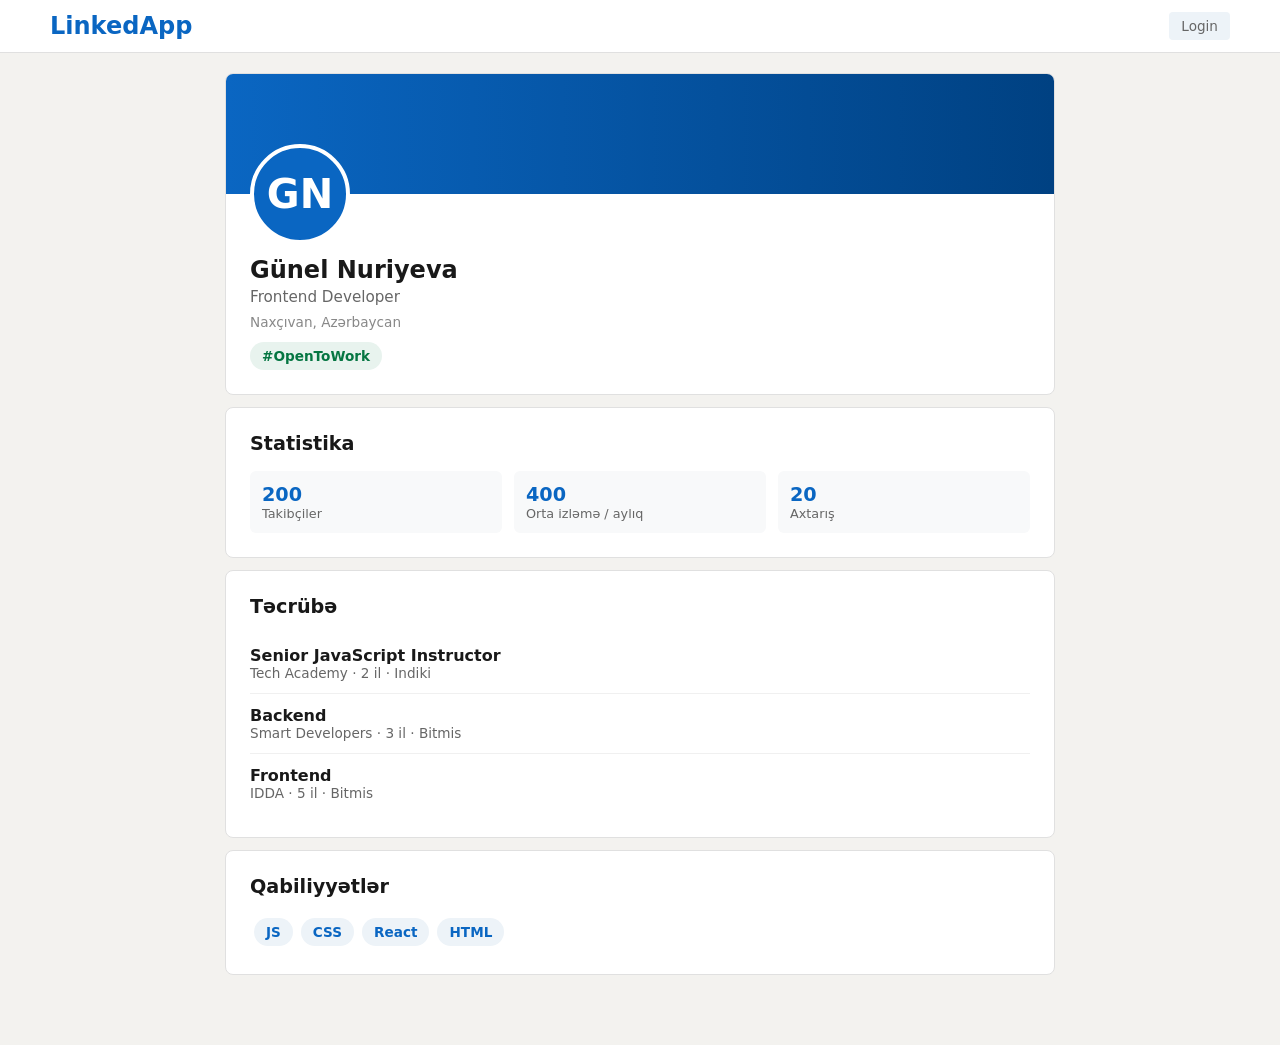
<file: layiheler/linkedin-project-full-with-css/index.html>
<!DOCTYPE html>
<html lang="en">

<head>
  <meta charset="UTF-8">
  <meta name="viewport" content="width=device-width, initial-scale=1.0">
  <title>LinkedIn</title>
  <style>
    /* BASE STYLES */
    * {
      box-sizing: border-box;
      margin: 0;
      padding: 0;
      font-family: -apple-system, system-ui, BlinkMacSystemFont, "Segoe UI", Roboto, "Helvetica Neue", sans-serif;
    }

    body {
      background-color: #f3f2ef;
      color: rgba(0, 0, 0, 0.9);
      padding-bottom: 50px;
    }

    /* NAVBAR */
    .navbar {
      background-color: #ffffff;
      height: 53px;
      border-bottom: 1px solid #e0e0e0;
      display: flex;
      align-items: center;
      justify-content: space-between;
      padding: 0 50px;
      position: sticky;
      top: 0;
      z-index: 100;
    }

    .logo {
      color: #0a66c2;
      font-weight: bold;
      font-size: 1.5rem;
    }

    .nav-search {
      background-color: #edf3f8;
      border-radius: 4px;
      padding: 6px 12px;
      font-size: 0.85rem;
      color: #666;
    }

    /* CONTAINER */
    .container {
      max-width: 850px;
      margin: 20px auto;
      padding: 0 10px;
    }

    .card {
      background-color: #ffffff;
      border-radius: 8px;
      border: 1px solid #e0e0e0;
      margin-bottom: 12px;
      overflow: hidden;
    }

    /* PROFILE CARD */
    .cover-photo {
      height: 120px;
      background: linear-gradient(90deg, #0a66c2, #004182);
    }

    .profile-header {
      padding: 0 24px 24px 24px;
      position: relative;
    }

    .avatar-circle {
      width: 100px;
      height: 100px;
      border-radius: 50%;
      background-color: #0a66c2;
      color: white;
      font-size: 2.5rem;
      font-weight: bold;
      display: flex;
      align-items: center;
      justify-content: center;
      border: 4px solid #ffffff;
      margin-top: -50px;
      margin-bottom: 12px;
    }

    .profile-name {
      font-size: 1.5rem;
      font-weight: 600;
    }

    .profile-headline {
      font-size: 0.95rem;
      color: #666;
      margin-top: 4px;
    }

    .profile-location {
      font-size: 0.85rem;
      color: #888;
      margin-top: 8px;
    }

    .badge-status {
      display: inline-block;
      margin-top: 12px;
      padding: 6px 12px;
      border-radius: 16px;
      font-size: 0.85rem;
      font-weight: 600;
    }

    .status-open {
      background-color: #e8f3ee;
      color: #057642;
    }

    .status-busy {
      background-color: #fce8e6;
      color: #c00;
    }

    /* SECTION CARDS */
    .card-body {
      padding: 24px;
    }

    .section-title {
      font-size: 1.2rem;
      font-weight: 600;
      margin-bottom: 16px;
      color: #181818;
    }

    /* ANALYTICS METRICS */
    .analytics-grid {
      display: grid;
      grid-template-columns: repeat(3, 1fr);
      gap: 12px;
    }

    .metric-box {
      background-color: #f8f9fa;
      padding: 12px;
      border-radius: 6px;
    }

    .metric-number {
      font-size: 1.2rem;
      font-weight: bold;
      color: #0a66c2;
    }

    .metric-label {
      font-size: 0.8rem;
      color: #666;
    }

    /* EXPERIENCE & SKILLS */
    .item-row {
      border-bottom: 1px solid #f0f0f0;
      padding: 12px 0;
    }

    .item-row:last-child {
      border-bottom: none;
    }

    .item-title {
      font-weight: 600;
      font-size: 1rem;
    }

    .item-subtitle {
      font-size: 0.85rem;
      color: #666;
    }

    .skill-pill {
      display: inline-block;
      background-color: #edf3f8;
      color: #0a66c2;
      padding: 6px 12px;
      border-radius: 16px;
      font-size: 0.85rem;
      font-weight: 600;
      margin: 4px;
    }
  </style>
  <script src="script.js"></script>
</head>

<body>

  <div class="navbar">
    <div class="logo">LinkedApp</div>
    <div class="nav-search">Login</div>

  </div>

  <div class="container">

    <div class="card">
      <div class="cover-photo"></div>
      <div class="profile-header">
        <script>
          // Module 1, Lesson 7: Object
          const profile = {
            firstName: "Günel",
            lastName: "Nuriyeva",
            headline: "Frontend Developer",
            location: "Naxçıvan, Azərbaycan",
            isOpenToWork: true,
            getInitials: function () {
              return this.firstName[0] + this.lastName[0];
            }
          };

          // Module 1, Lesson 4: Ternary Operator
          let statusBadge = profile.isOpenToWork
            ? `<span class="badge-status status-open">#OpenToWork</span>`
            : `<span class="badge-status status-busy">Currently Employed</span>`;

          document.write(`
            <div class="avatar-circle">${profile.getInitials()}</div>
            <div class="profile-name">${profile.firstName} ${profile.lastName}</div>
            <div class="profile-headline">${profile.headline}</div>
            <div class="profile-location">${profile.location}</div>
            ${statusBadge}
          `);
        </script>
      </div>
    </div>

    <div class="card">
      <div class="card-body">
        <h2 class="section-title">Statistika</h2>
        <div class="analytics-grid">
          <script>
            document.write(`
             <div class="metric-box">
               <div class="metric-number">${stats.takibciler}</div>
               <div class="metric-label">Takibçiler</div>
            </div>
            <div class="metric-box">
              <div class="metric-number">${stats.ortaIzleme}</div>
              <div class="metric-label">Orta izləmə / aylıq</div>
            </div>
            <div class="metric-box">
              <div class="metric-number">${stats.axtaris}</div>
              <div class="metric-label">Axtarış</div>
            </div>
            `)
          </script>
         
          
        </div>
      </div>
    </div>

    <div class="card">
      <div class="card-body">
        <h2 class="section-title">Təcrübə</h2>
        <script>
          tecrube.map(i => {
            document.write(`
             <div class="item-row">
              <div class="item-title">${i.vezife}</div>
              <div class="item-subtitle">${i.sirket} · ${i.muddet} · ${i.status}</div>
            </div>
            `)
          })
        </script>
      </div>
    </div>

    <div class="card">
      <div class="card-body">
        <h2 class="section-title">Qabiliyyətlər</h2>
        <div>
          <script>
            skills.map(i => {
              document.write(`<span class="skill-pill">${i}</span>`)
            })
          </script>
        
        </div>
      </div>
    </div>

  </div>

</body>

</html>
</file>
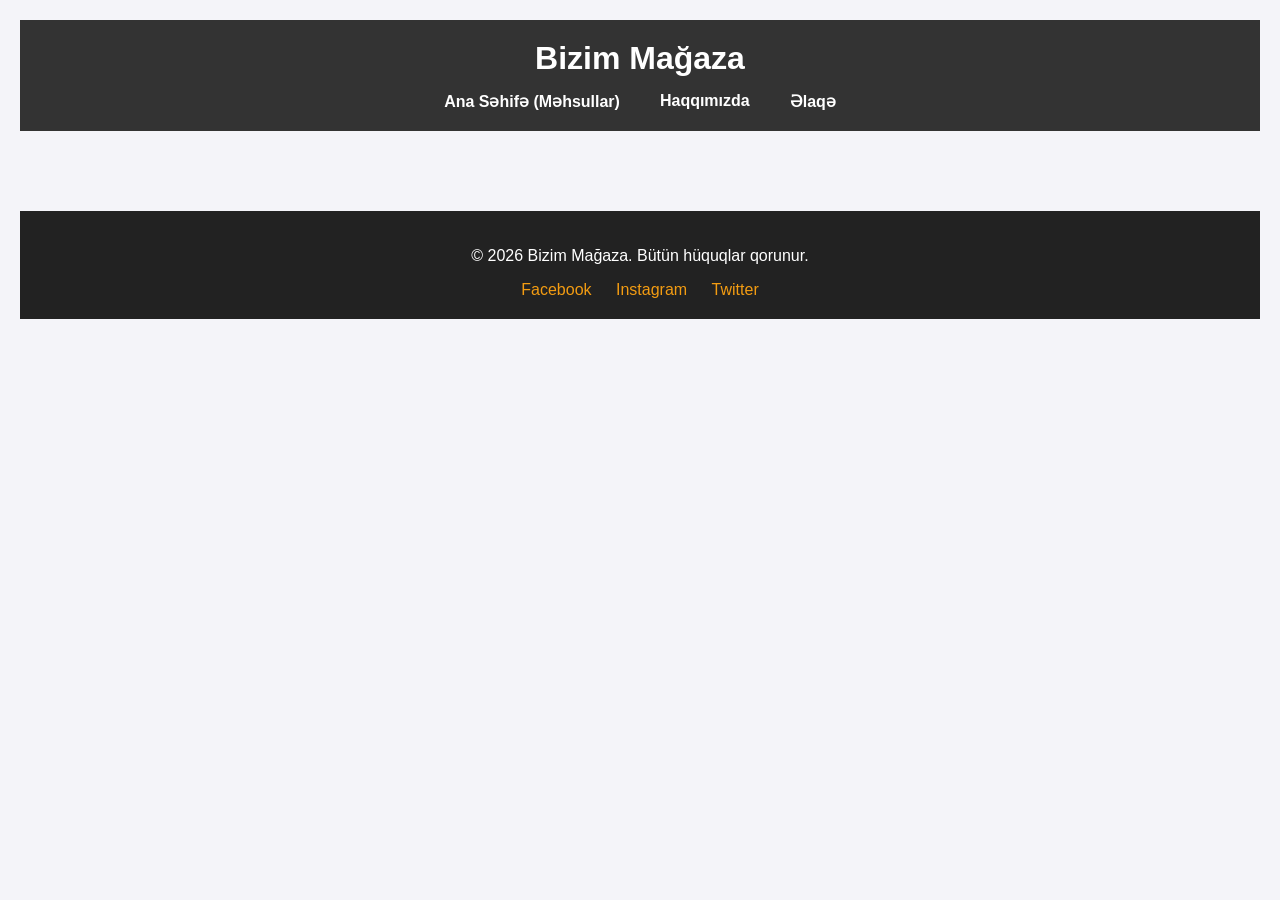
<file: layiheler/magaza-project-full/index.html>
<!DOCTYPE html>
<html lang="az">
<head>
    <meta charset="UTF-8">
    <meta name="viewport" content="width=device-width, initial-scale=1.0">
    <title>Ana Səhifə - Mağaza</title>
    <link rel="stylesheet" href="style.css">
</head>
<body>
    <div id="header-placeholder"></div>
    
    <main>
        <div id="məhsullar-qutusu" class="products-grid"></div>
    </main>

    <div id="footer-placeholder"></div>

    <script src="main.js"></script>
</body>
</html>
</file>
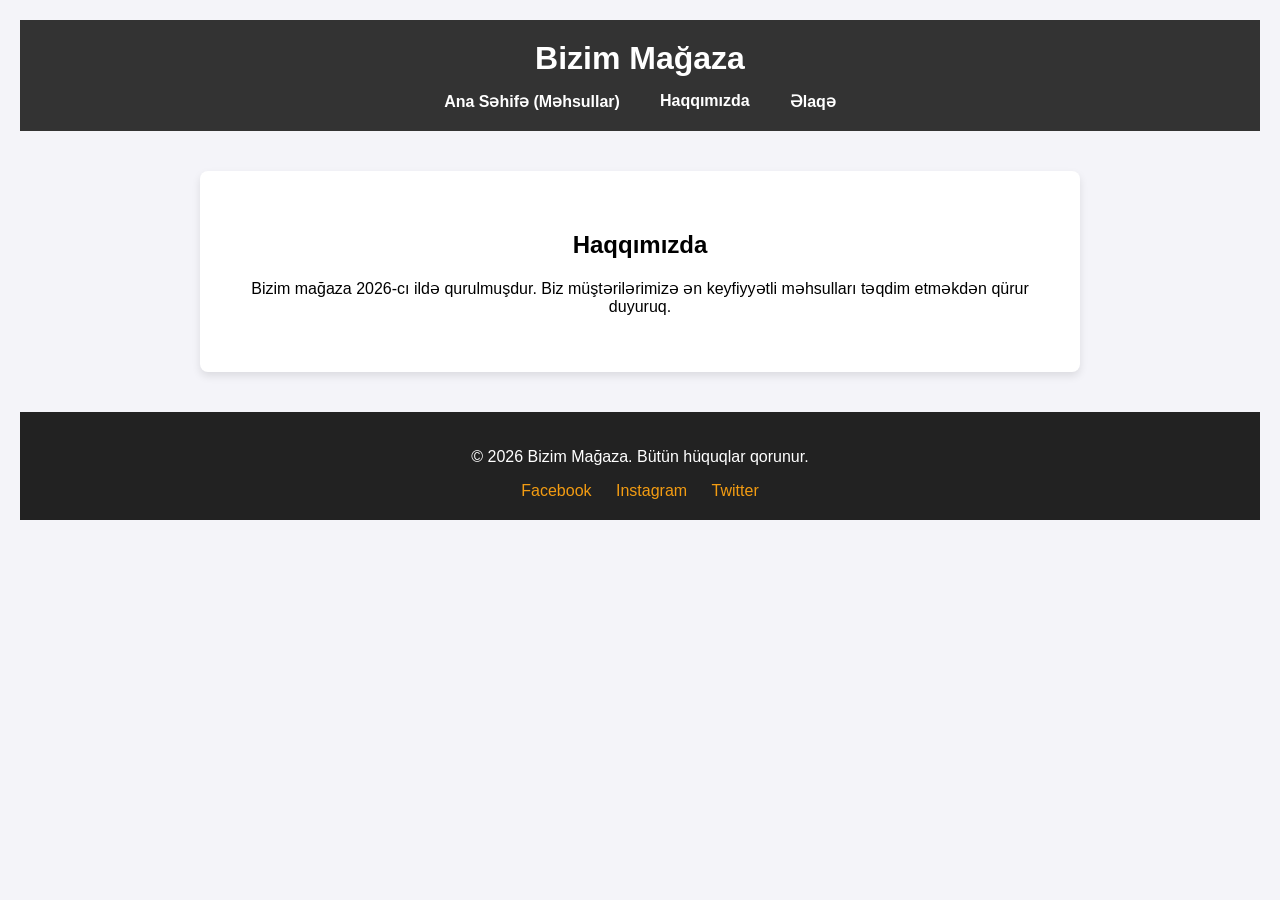
<file: layiheler/magaza-project-full/about.html>
<!DOCTYPE html>
<html lang="az">
<head>
    <meta charset="UTF-8">
    <meta name="viewport" content="width=device-width, initial-scale=1.0">
    <title>Haqqımızda - Mağaza</title>
    <link rel="stylesheet" href="style.css">
</head>
<body>
    <div id="header-placeholder"></div>
    
    <main class="page-content">
        <h2>Haqqımızda</h2>
        <p>Bizim mağaza 2026-cı ildə qurulmuşdur. Biz müştərilərimizə ən keyfiyyətli məhsulları təqdim etməkdən qürur duyuruq.</p>
    </main>

    <div id="footer-placeholder"></div>

    <script src="main.js"></script>
</body>
</html>
</file>
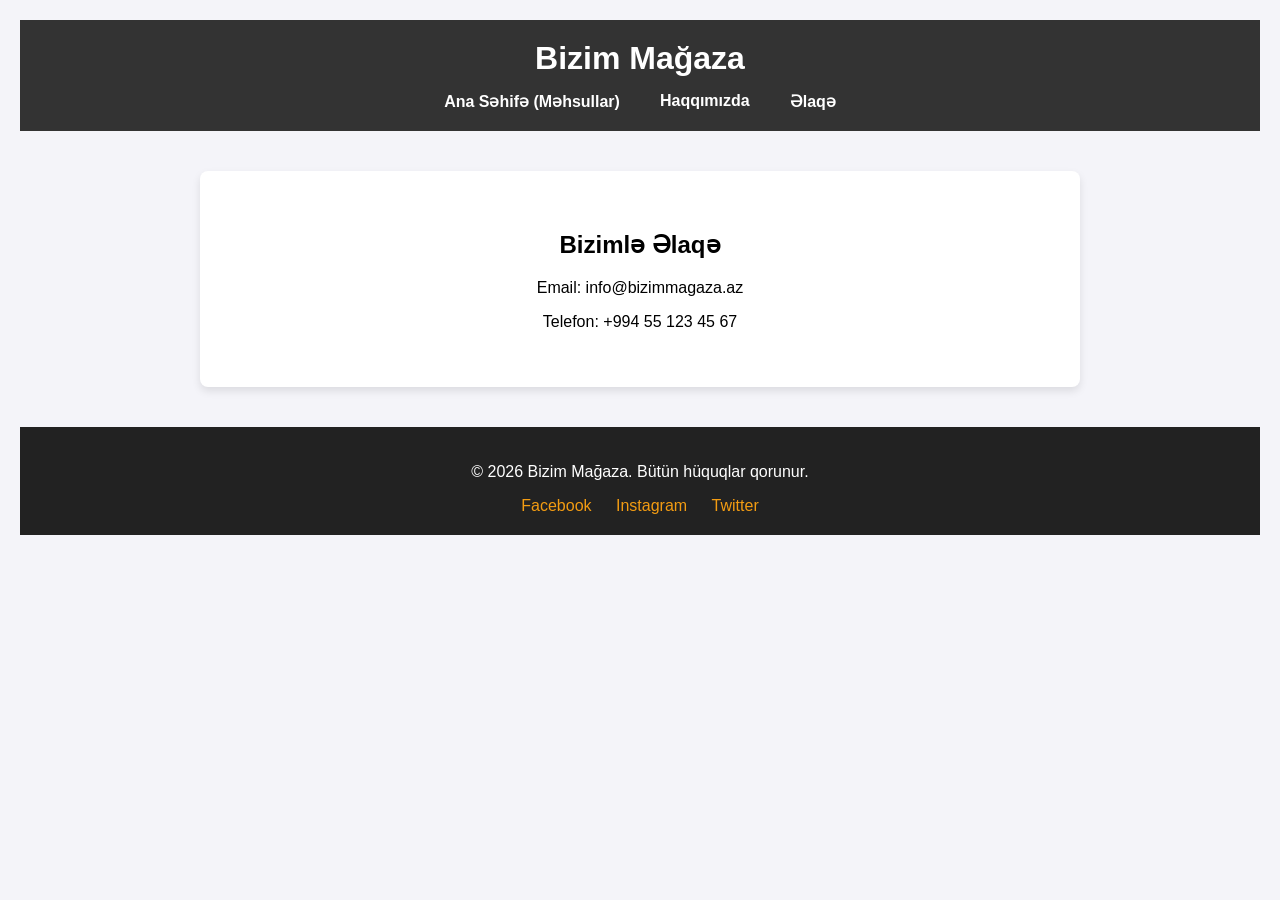
<file: layiheler/magaza-project-full/contact.html>
<!DOCTYPE html>
<html lang="az">
<head>
    <meta charset="UTF-8">
    <meta name="viewport" content="width=device-width, initial-scale=1.0">
    <title>Əlaqə - Mağaza</title>
    <link rel="stylesheet" href="style.css">
</head>
<body>
    <div id="header-placeholder"></div>
    
    <main class="page-content">
        <h2>Bizimlə Əlaqə</h2>
        <p>Email: info@bizimmagaza.az</p>
        <p>Telefon: +994 55 123 45 67</p>
    </main>

    <div id="footer-placeholder"></div>

    <script src="main.js"></script>
</body>
</html>
</file>
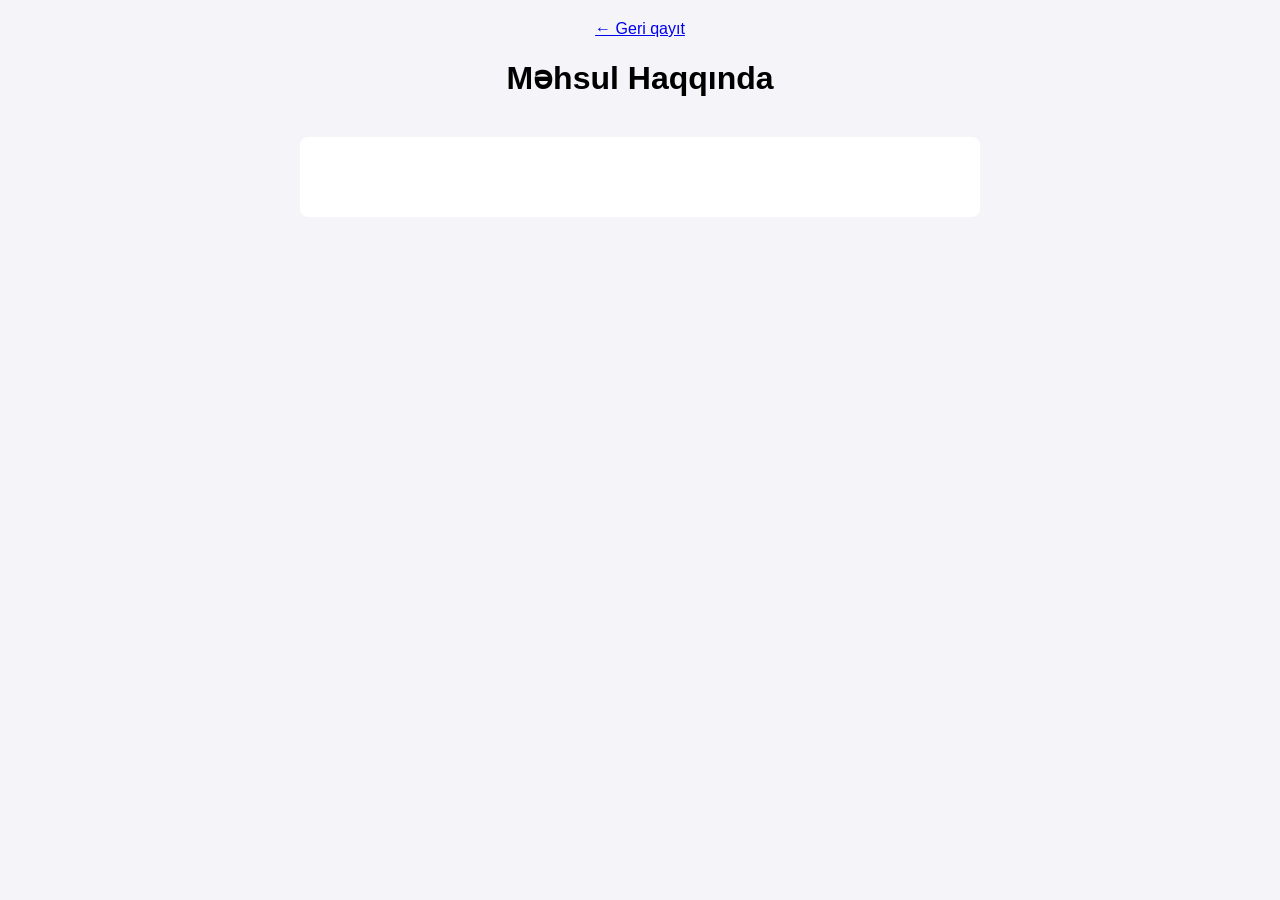
<file: layiheler/magaza-project-full/product.html>
<!DOCTYPE html>
<html lang="az">
<head>
    <meta charset="UTF-8">
    <meta name="viewport" content="width=device-width, initial-scale=1.0">
    <title>Məhsul Detalları</title>
    <link rel="stylesheet" href="style.css">
</head>
<body>
    <header>
        <a href="index.html">← Geri qayıt</a>
        <h1>Məhsul Haqqında</h1>
    </header>
    
    <main>
        <div id="tək-məhsul-qutusu" class="single-product"></div>
    </main>

    <script src="main.js"></script>
</body>
</html>
</file>
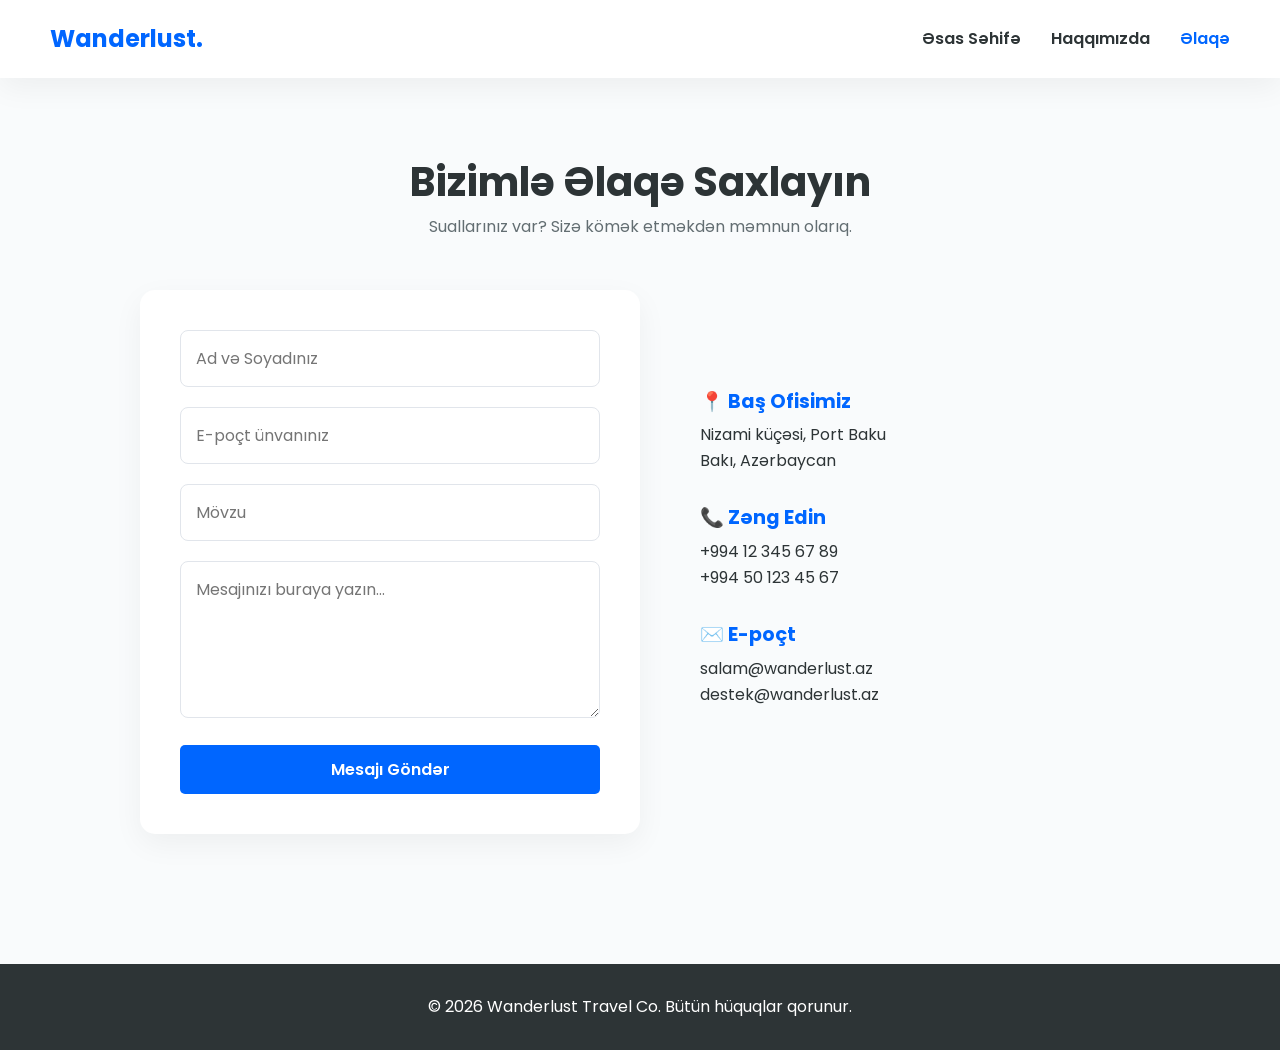
<file: layiheler/travel-project-full/contact.html>
<!DOCTYPE html>
<html lang="az">
<head>
    <meta charset="UTF-8">
    <meta name="viewport" content="width=device-width, initial-scale=1.0">
    <title>Əlaqə | Wanderlust</title>
    
    <!-- Google Fonts -->
    <link rel="preconnect" href="https://fonts.googleapis.com">
    <link rel="preconnect" href="https://fonts.gstatic.com" crossorigin>
    <link href="https://fonts.googleapis.com/css2?family=Poppins:wght@300;400;600;700&display=swap" rel="stylesheet">
    
    <!-- Custom CSS -->
    <link rel="stylesheet" href="style.css">
    
    <style>
        /* Əlaqə Formu üçün əlavə sadə stillər */
        .contact-container {
            display: flex;
            flex-wrap: wrap;
            gap: 40px;
            max-width: 1000px;
            margin: 0 auto;
            text-align: left;
        }
        .contact-form {
            flex: 1;
            min-width: 300px;
            background: var(--white);
            padding: 40px;
            border-radius: 15px;
            box-shadow: var(--shadow);
        }
        .form-group {
            margin-bottom: 20px;
        }
        .form-control {
            width: 100%;
            padding: 15px;
            border: 1px solid #e1e5eb;
            border-radius: 8px;
            font-family: 'Poppins', sans-serif;
            font-size: 1rem;
            outline: none;
            transition: border 0.3s ease;
        }
        .form-control:focus {
            border-color: var(--primary-color);
        }
        .contact-info {
            flex: 1;
            min-width: 300px;
            padding: 20px;
            display: flex;
            flex-direction: column;
            justify-content: center;
        }
        .info-item {
            margin-bottom: 30px;
        }
        .info-item h4 {
            color: var(--primary-color);
            margin-bottom: 5px;
            font-size: 1.2rem;
        }
    </style>
</head>
<body>

    <!-- Naviqasiya (Menyu) -->
    <nav class="navbar">
        <div class="logo">Wanderlust.</div>
        <ul class="nav-links">
            <li><a href="index.html">Əsas Səhifə</a></li>
            <li><a href="about.html">Haqqımızda</a></li>
            <li><a href="contact.html" class="active">Əlaqə</a></li>
        </ul>
    </nav>

    <!-- Əlaqə Bölməsi -->
    <section style="padding: 150px 50px 80px; text-align: center;">
        <div class="section-title">
            <h2>Bizimlə Əlaqə Saxlayın</h2>
            <p>Suallarınız var? Sizə kömək etməkdən məmnun olarıq.</p>
        </div>
        
        <div class="contact-container">
            <!-- Əlaqə Forması -->
            <div class="contact-form">
                <form action="#" method="POST">
                    <div class="form-group">
                        <input type="text" class="form-control" placeholder="Ad və Soyadınız" required>
                    </div>
                    <div class="form-group">
                        <input type="email" class="form-control" placeholder="E-poçt ünvanınız" required>
                    </div>
                    <div class="form-group">
                        <input type="text" class="form-control" placeholder="Mövzu">
                    </div>
                    <div class="form-group">
                        <textarea class="form-control" rows="5" placeholder="Mesajınızı buraya yazın..." required style="resize: vertical;"></textarea>
                    </div>
                    <button type="submit" class="btn" style="width: 100%;">Mesajı Göndər</button>
                </form>
            </div>

            <!-- Əlaqə Məlumatları -->
            <div class="contact-info">
                <div class="info-item">
                    <h4>📍 Baş Ofisimiz</h4>
                    <p>Nizami küçəsi, Port Baku<br>Bakı, Azərbaycan</p>
                </div>
                <div class="info-item">
                    <h4>📞 Zəng Edin</h4>
                    <p>+994 12 345 67 89<br>+994 50 123 45 67</p>
                </div>
                <div class="info-item">
                    <h4>✉️ E-poçt</h4>
                    <p>salam@wanderlust.az<br>destek@wanderlust.az</p>
                </div>
            </div>
        </div>
    </section>

    <!-- Footer -->
    <footer>
        <p>&copy; 2026 Wanderlust Travel Co. Bütün hüquqlar qorunur.</p>
    </footer>

    <!-- Custom JS -->
    <script src="script.js"></script>
</body>
</html>
</file>
<file: layiheler/magaza-project-full/style.css>
body {
    font-family: Arial, sans-serif;
    margin: 0;
    padding: 20px;
    background-color: #f4f4f9;
}

header {
    text-align: center;
    margin-bottom: 40px;
}

.products-grid {
    display: grid;
    grid-template-columns: repeat(auto-fit, minmax(250px, 1fr));
    gap: 20px;
}

.product-card {
    background: white;
    padding: 20px;
    border-radius: 8px;
    box-shadow: 0 4px 8px rgba(0,0,0,0.1);
    text-align: center;
}

.product-card img, .single-product img {
    max-width: 150px;
    height: 150px;
    object-fit: contain;
}

.single-product {
    background: white;
    padding: 40px;
    border-radius: 8px;
    max-width: 600px;
    margin: 0 auto;
    text-align: center;
}

/* Header & Navbar Styles */
.main-header {
    background-color: #333;
    color: white;
    padding: 20px;
    text-align: center;
}

.main-header h1 {
    margin: 0 0 15px 0;
}

.nav-links {
    list-style: none;
    padding: 0;
    margin: 0;
    display: flex;
    justify-content: center;
    gap: 20px;
}

.nav-links li a {
    color: white;
    text-decoration: none;
    font-weight: bold;
    padding: 5px 10px;
    transition: color 0.3s;
}

.nav-links li a:hover {
    color: #f39c12; /* Narıncı rəng hover effekti üçün */
}

/* Footer Styles */
.main-footer {
    background-color: #222;
    color: white;
    text-align: center;
    padding: 20px;
    margin-top: 40px;
}

.social-links a {
    color: #f39c12;
    text-decoration: none;
    margin: 0 10px;
}

.social-links a:hover {
    text-decoration: underline;
}

.page-content {
    background: white;
    padding: 40px;
    border-radius: 8px;
    max-width: 800px;
    margin: 40px auto;
    text-align: center;
    box-shadow: 0 4px 8px rgba(0,0,0,0.1);
}
</file>
<file: layiheler/travel-project-full/style.css>
/* --- Base Variables & Reset --- */
:root {
    --primary-color: #0066ff;
    --text-dark: #2d3436;
    --text-light: #636e72;
    --bg-color: #f9fbfc;
    --white: #ffffff;
    --shadow: 0 10px 30px rgba(0, 0, 0, 0.05);
}

* {
    margin: 0;
    padding: 0;
    box-sizing: border-box;
    font-family: 'Poppins', sans-serif;
}

body {
    background-color: var(--bg-color);
    color: var(--text-dark);
    line-height: 1.6;
}

/* --- Navigation --- */
.navbar {
    position: fixed;
    top: 0;
    width: 100%;
    padding: 20px 50px;
    display: flex;
    justify-content: space-between;
    align-items: center;
    background: rgba(255, 255, 255, 0.95);
    backdrop-filter: blur(10px);
    z-index: 100;
    box-shadow: var(--shadow);
}

.logo {
    font-size: 24px;
    font-weight: 700;
    color: var(--primary-color);
}

.nav-links {
    list-style: none;
    display: flex;
    gap: 30px;
}

.nav-links a {
    text-decoration: none;
    color: var(--text-dark);
    font-weight: 600;
    transition: color 0.3s ease;
}

.nav-links a:hover, .nav-links a.active {
    color: var(--primary-color);
}

/* --- Hero & Carousel --- */
.hero {
    height: 85vh;
    margin-top: 70px;
}

.swiper {
    width: 100%;
    height: 100%;
}

.swiper-slide {
    background-position: center;
    background-size: cover;
    display: flex;
    align-items: center;
    justify-content: center;
    position: relative;
}

/* Dark overlay to make text readable */
.swiper-slide::before {
    content: '';
    position: absolute;
    top: 0; left: 0; right: 0; bottom: 0;
    background: rgba(0, 0, 0, 0.3);
}

.slide-content {
    position: relative;
    z-index: 1;
    text-align: center;
    color: var(--white);
}

.slide-content h1 {
    font-size: 4rem;
    margin-bottom: 15px;
    text-shadow: 0 4px 10px rgba(0,0,0,0.3);
}

.slide-content p {
    font-size: 1.2rem;
}

/* --- Destinations Section (Grid & Load More) --- */
.destinations-section {
    padding: 80px 50px;
    text-align: center;
}

.section-title {
    margin-bottom: 50px;
}

.section-title h2 {
    font-size: 2.5rem;
    color: var(--text-dark);
}

.section-title p {
    color: var(--text-light);
}

.grid-container {
    display: grid;
    grid-template-columns: repeat(auto-fit, minmax(300px, 1fr));
    gap: 30px;
    margin-bottom: 40px;
}

.card {
    background: var(--white);
    border-radius: 15px;
    overflow: hidden;
    box-shadow: var(--shadow);
    transition: transform 0.3s ease;
}

.card:hover {
    transform: translateY(-10px);
}

.card img {
    width: 100%;
    height: 250px;
    object-fit: cover;
}

.card-info {
    padding: 20px;
    text-align: left;
}

.card-info h3 {
    margin-bottom: 10px;
}

.card-info p {
    color: var(--text-light);
    font-size: 0.9rem;
}

/* Hidden class for load more functionality */
.hidden-card {
    display: none;
}

/* --- Buttons --- */
.btn {
    padding: 12px 30px;
    background: var(--primary-color);
    color: var(--white);
    border: none;
    border-radius: 5px;
    cursor: pointer;
    font-size: 1rem;
    font-weight: 600;
    transition: background 0.3s ease;
}

.btn:hover {
    background: #0052cc;
}

.outline-btn {
    background: transparent;
    color: var(--primary-color);
    border: 2px solid var(--primary-color);
}

.outline-btn:hover {
    background: var(--primary-color);
    color: var(--white);
}

/* --- Popup Banner --- */
.popup-overlay {
    position: fixed;
    top: 0; left: 0; width: 100%; height: 100%;
    background: rgba(0, 0, 0, 0.6);
    display: flex;
    align-items: center;
    justify-content: center;
    z-index: 1000;
    opacity: 1;
    transition: opacity 0.4s ease;
}

.popup-overlay.hidden {
    opacity: 0;
    pointer-events: none;
}

.popup-content {
    background: var(--white);
    padding: 40px;
    border-radius: 15px;
    text-align: center;
    max-width: 400px;
    position: relative;
    box-shadow: 0 15px 50px rgba(0,0,0,0.2);
}

.close-btn {
    position: absolute;
    top: 15px; right: 20px;
    font-size: 24px;
    cursor: pointer;
    color: var(--text-light);
}

.popup-input {
    width: 100%;
    padding: 10px;
    margin: 20px 0;
    border: 1px solid #ccc;
    border-radius: 5px;
}

/* --- Footer --- */
footer {
    background: var(--text-dark);
    color: var(--white);
    text-align: center;
    padding: 30px;
    margin-top: 50px;
}
</file>
